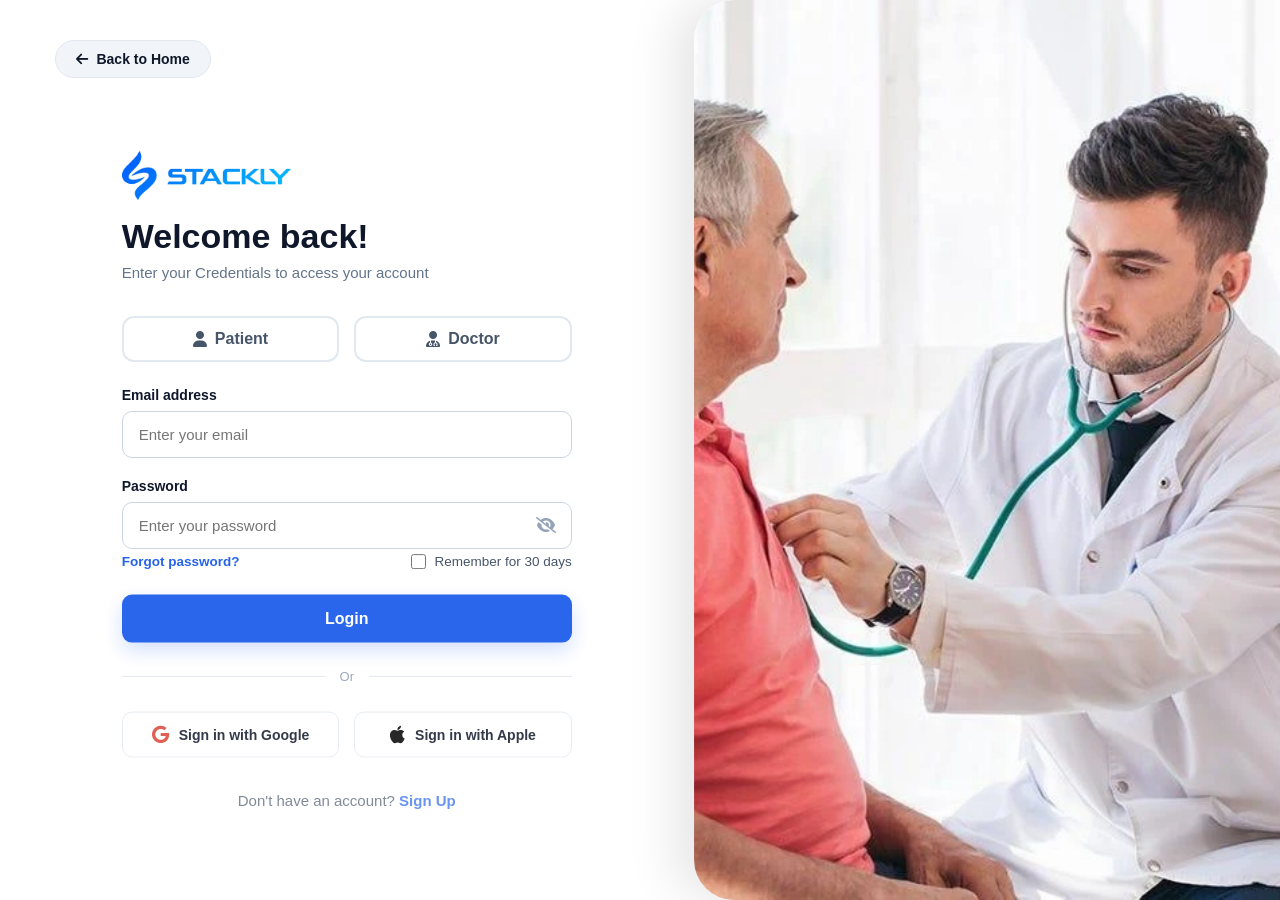
<file: login.html>
<!DOCTYPE html>
<html lang="en">

<head>
    <meta charset="UTF-8">
    <meta name="viewport" content="width=device-width, initial-scale=1.0">
    <title>Stackly - Premium Login</title>


    <link rel="stylesheet" href="https://cdnjs.cloudflare.com/ajax/libs/font-awesome/6.4.0/css/all.min.css">
    <script src="https://cdnjs.cloudflare.com/ajax/libs/gsap/3.12.2/gsap.min.js"></script>

    <style>
        * {
            margin: 0;
            padding: 0;
            box-sizing: border-box;
            font-family: 'Segoe UI', Roboto, Helvetica, Arial, sans-serif;
        }

        body {
            background-color: #ffffff;
            color: #0f172a;
            overflow-x: hidden;
        }

        .login-container {
            display: flex;
            min-height: 100vh;
            width: 100%;
        }


        .login-left {
            flex: 1;
            display: flex;
            flex-direction: column;
            padding: 40px 8%;
            position: relative;
            background-color: #ffffff;
            justify-content: center;
        }


        .back-home-btn {
            position: absolute;
            top: 40px;
            left: 8%;
            display: inline-flex;
            align-items: center;
            gap: 8px;
            color: #0f172a;
            background-color: #f1f5f9;
            padding: 10px 20px;
            border-radius: 50px;
            text-decoration: none;
            font-weight: 600;
            font-size: 14px;
            border: 1px solid #e2e8f0;
            transition: all 0.4s cubic-bezier(0.25, 1, 0.5, 1);
            z-index: 10;
        }

        .back-home-btn:hover {
            background-color: #2563eb;
            color: #ffffff;
            border-color: #2563eb;
            box-shadow: 0 10px 25px rgba(37, 99, 235, 0.3);
            transform: translateY(-4px);

        }


        .login-form-wrapper {
            max-width: 450px;
            width: 100%;
            margin: 0 auto;
            margin-top: 50px;
            z-index: 5;
        }

        .brand-logo {
            display: flex;
            align-items: center;
            gap: 10px;
            font-size: 28px;
            font-weight: 800;
            color: #0f172a;
            margin-bottom: 10px;
        }

        .brand-logo img {
            width: 170px;
        }

        .login-form-wrapper h1 {
            font-size: 34px;
            font-weight: 700;
            margin-bottom: 8px;
        }

        .login-form-wrapper p {
            color: #64748b;
            font-size: 15px;
            margin-bottom: 35px;
        }


        .role-selection {
            display: flex;
            gap: 15px;
            margin-bottom: 25px;
        }

        .role-option {
            flex: 1;
            position: relative;
        }

        .role-option input {
            display: none;
        }

        .role-label {
            display: flex;
            justify-content: center;
            align-items: center;
            gap: 8px;
            padding: 12px;
            border: 2px solid #e2e8f0;
            border-radius: 12px;
            font-weight: 600;
            color: #475569;
            cursor: pointer;
            transition: all 0.4s cubic-bezier(0.25, 1, 0.5, 1);
        }


        .role-label:hover {
            border-color: #93c5fd;
            background-color: #f8fafc;
            transform: translateY(-2px);
            box-shadow: 0 5px 15px rgba(0, 0, 0, 0.05);
        }

        .role-option input:checked+.role-label {
            border-color: #2563eb;
            background-color: #eff6ff;
            color: #2563eb;
            transform: translateY(-2px);
            box-shadow: 0 8px 20px rgba(37, 99, 235, 0.15);
        }

        #roleError {
            color: #ef4444;
            font-size: 13px;
            display: none;
            margin-top: -15px;
            margin-bottom: 15px;
        }


        .input-group {
            margin-bottom: 20px;
            position: relative;
        }

        .input-header {
            display: flex;
            justify-content: space-between;
            align-items: center;
            margin-bottom: 8px;
        }

        .input-header label {
            font-size: 14px;
            font-weight: 600;
            color: #0f172a;
        }

        .input-wrapper {
            position: relative;
        }

        .input-wrapper input {
            width: 100%;
            padding: 14px 16px;
            border: 1px solid #cbd5e1;
            border-radius: 10px;
            font-size: 15px;
            color: #0f172a;
            transition: all 0.3s ease;
            outline: none;
        }

        .input-wrapper input[type="password"]::-ms-reveal,
        .input-wrapper input[type="password"]::-ms-clear {
            display: none;
        }

        .eye-icon {
            position: absolute;
            right: 16px;
            top: 50%;
            transform: translateY(-50%);
            color: #94a3b8;
            cursor: pointer;
            font-size: 16px;
            transition: color 0.3s ease;
        }

        .eye-icon:hover {
            color: #2563eb;
        }

        .input-wrapper input:focus {
            border-color: #3b82f6;
            box-shadow: 0 0 0 4px rgba(59, 130, 246, 0.1);
        }

        .input-wrapper input.error-field {
            border-color: #ef4444 !important;
        }

        .input-wrapper input.success-field {
            border-color: #10b981 !important;
        }

        .error-msg {
            font-size: 13px;
            color: #ef4444;
            display: none;
            margin-top: 5px;
            font-weight: 500;
        }


        .password-options {
            display: flex;
            justify-content: space-between;
            align-items: center;
            margin-bottom: 25px;
            margin-top: -5px;
        }

        .forgot-link {
            font-size: 13.5px;
            color: #2563eb;
            text-decoration: none;
            font-weight: 600;
            transition: all 0.3s ease;
        }

        .forgot-link:hover {
            color: #1d4ed8;
            text-decoration: underline;
        }

        .remember-group {
            display: flex;
            align-items: center;
            gap: 8px;
        }

        .remember-group input {
            width: 15px;
            height: 15px;
            cursor: pointer;
        }

        .remember-group label {
            font-size: 13.5px;
            color: #475569;
            cursor: pointer;
            font-weight: 500;
            transition: color 0.3s ease;
        }

        .remember-group:hover label {
            color: #0f172a;
        }


        .btn-login {
            width: 100%;
            padding: 15px;
            background-color: #2563eb;
            color: #ffffff;
            border: none;
            border-radius: 10px;
            font-size: 16px;
            font-weight: 600;
            cursor: pointer;
            transition: all 0.4s cubic-bezier(0.25, 1, 0.5, 1);

            box-shadow: 0 8px 20px rgba(37, 99, 235, 0.2);
            position: relative;
            z-index: 5;
        }

        .btn-login:hover {
            background-color: #1d4ed8;
            transform: translateY(-4px);

            box-shadow: 0 15px 35px rgba(37, 99, 235, 0.4);

        }

        .divider {
            display: flex;
            align-items: center;
            text-align: center;
            margin: 25px 0;
            color: #94a3b8;
            font-size: 13px;
        }

        .divider::before,
        .divider::after {
            content: '';
            flex: 1;
            border-bottom: 1px solid #e2e8f0;
        }

        .divider span {
            padding: 0 15px;
        }


        .social-login {
            display: flex;
            gap: 15px;
            margin-bottom: 30px;
        }

        .btn-social {
            flex: 1;
            display: flex;
            justify-content: center;
            align-items: center;
            gap: 10px;
            padding: 12px;
            border: 1px solid #e2e8f0;
            border-radius: 10px;
            background: #ffffff;
            color: #0f172a;
            font-size: 14px;
            font-weight: 600;
            cursor: pointer;
            text-decoration: none;
            transition: all 0.4s cubic-bezier(0.25, 1, 0.5, 1);

        }


        .google-icon {
            color: #DB4437;
            font-size: 18px;
            transition: color 0.4s ease;
        }

        .apple-icon {
            color: #000000;
            font-size: 20px;
            transition: color 0.4s ease;
        }


        .btn-social:hover {
            background-color: #2563eb;

            color: #ffffff;

            border-color: #2563eb;
            transform: translateY(-4px);

            box-shadow: 0 15px 30px rgba(37, 99, 235, 0.3);

        }


        .btn-social:hover .google-icon,
        .btn-social:hover .apple-icon {
            color: #ffffff;
        }

        .signup-link {
            text-align: center;
            font-size: 15px;
            color: #475569;
        }

        .signup-link a {
            color: #2563eb;
            font-weight: 600;
            text-decoration: none;
            transition: all 0.3s ease;
        }

        .signup-link a:hover {
            color: #1d4ed8;
            text-decoration: underline;
        }


        .login-right {
            flex: 1.2;
            position: relative;
            border-radius: 40px 0 0 40px;
            overflow: hidden;
            box-shadow: -20px 0 50px rgba(0, 0, 0, 0.1);
        }

        .login-right img {
            width: 100%;
            height: 100%;
            object-fit: cover;
            position: absolute;
            inset: 0;
        }

        .toast-msg {
            position: fixed;
            bottom: 30px;
            left: 50%;
            transform: translateX(-50%) translateY(100px);
            background-color: #10b981;
            color: #ffffff;
            padding: 15px 30px;
            border-radius: 50px;
            font-weight: 600;
            box-shadow: 0 15px 30px rgba(16, 185, 129, 0.3);
            display: flex;
            align-items: center;
            gap: 10px;
            opacity: 0;
            transition: all 0.4s ease;
            z-index: 1000;
        }

        .toast-msg.show {
            transform: translateX(-50%) translateY(0);
            opacity: 1;
        }

        @media (max-width: 992px) {
            .login-right {
                display: none;
            }

            .login-left {
                padding: 30px 5%;
            }
        }

        @media (max-width: 576px) {
            .login-form-wrapper h1 {
                font-size: 28px;
            }

            .role-selection {
                flex-direction: column;
                gap: 10px;
            }

            .social-login {
                flex-direction: column;
            }

            .back-home-btn {
                top: 20px;
                left: 5%;
            }

            .login-form-wrapper {
                margin-top: 60px;
            }

            .password-options {
                flex-direction: column-reverse;
                align-items: flex-start;
                gap: 15px;
            }
        }
    </style>
</head>

<body>

    <div class="login-container">


        <div class="login-left">
            <a href="index.html" class="back-home-btn anim-item"><i class="fas fa-arrow-left"></i> Back to Home</a>

            <div class="login-form-wrapper">

                <div class="brand-logo anim-item">
                    <a href="index.html"><img src="./asset/logo_bule.webp" alt="logo"></a>
                </div>

                <h1 class="anim-item">Welcome back!</h1>
                <p class="anim-item">Enter your Credentials to access your account</p>

                <form id="loginForm" novalidate>


                    <div class="role-selection anim-item">
                        <div class="role-option">
                            <input type="radio" name="userRole" id="rolePatient" value="patient">
                            <label for="rolePatient" class="role-label"><i class="fas fa-user"></i> Patient</label>
                        </div>
                        <div class="role-option">
                            <input type="radio" name="userRole" id="roleDoctor" value="doctor">
                            <label for="roleDoctor" class="role-label"><i class="fas fa-user-md"></i> Doctor</label>
                        </div>
                    </div>
                    <div id="roleError">Please select your role.</div>


                    <div class="input-group anim-item">
                        <div class="input-header"><label>Email address</label></div>
                        <div class="input-wrapper">
                            <input type="email" id="loginEmail" placeholder="Enter your email">
                        </div>
                        <div class="error-msg" id="emailError">Please enter a valid email.</div>
                    </div>


                    <div class="input-group anim-item" style="margin-bottom: 10px;">
                        <div class="input-header"><label>Password</label></div>
                        <div class="input-wrapper">
                            <input type="password" id="loginPassword" placeholder="Enter your password">
                            <i class="fas fa-eye-slash eye-icon" id="togglePassword"></i>
                        </div>
                        <div class="error-msg" id="passwordError">Password must be at least 6 characters.</div>
                    </div>


                    <div class="password-options anim-item">
                        <a href="404page.html" class="forgot-link">Forgot password?</a>
                        <div class="remember-group">
                            <input type="checkbox" id="rememberMe">
                            <label for="rememberMe">Remember for 30 days</label>
                        </div>
                    </div>


                    <div class="anim-item">
                        <button type="submit" class="btn-login">Login</button>
                    </div>

                    <div class="divider anim-item"><span>Or</span></div>


                    <div class="social-login anim-item">
                        <button type="button" onclick="window.location.href='404page.html'" class="btn-social">
                            <i class="fab fa-google google-icon"></i> Sign in with Google
                        </button>
                        <button type="button" onclick="window.location.href='404page.html'" class="btn-social">
                            <i class="fab fa-apple apple-icon"></i> Sign in with Apple
                        </button>
                    </div>

                    <div class="signup-link anim-item">
                        Don't have an account? <a href="signup.html">Sign Up</a>
                    </div>
                </form>
            </div>
        </div>


        <div class="login-right">
            <img src="./asset/q10.webp" alt="Medical Professional">
        </div>

    </div>


    <div class="toast-msg" id="loginToast">
        <i class="fas fa-check-circle"></i> Login Successful! Redirecting...
    </div>

    <script>
        document.addEventListener("DOMContentLoaded", () => {

            gsap.from(".anim-item", { y: 30, opacity: 0, duration: 0.8, stagger: 0.1, ease: "power3.out" });
            gsap.from(".login-right", { x: 100, opacity: 0, duration: 1.2, ease: "power3.out", delay: 0.2 });

            const togglePassword = document.getElementById("togglePassword");
            const passwordInput = document.getElementById("loginPassword");

            togglePassword.addEventListener("click", function () {
                const type = passwordInput.getAttribute("type") === "password" ? "text" : "password";
                passwordInput.setAttribute("type", type);
                this.classList.toggle("fa-eye");
                this.classList.toggle("fa-eye-slash");
            });

            const form = document.getElementById("loginForm");
            const emailInput = document.getElementById("loginEmail");
            const roles = document.getElementsByName("userRole");
            const toast = document.getElementById("loginToast");

            function validateInput(input, isValid, errorId) {
                const errorEl = document.getElementById(errorId);
                if (input.value.trim() === "") {
                    input.classList.remove("error-field", "success-field");
                    errorEl.style.display = "none";
                } else if (isValid) {
                    input.classList.remove("error-field");
                    input.classList.add("success-field");
                    errorEl.style.display = "none";
                } else {
                    input.classList.remove("success-field");
                    input.classList.add("error-field");
                    errorEl.style.display = "block";
                }
                return isValid;
            }

            emailInput.addEventListener("input", function () {
                validateInput(this, /^[^\s@]+@[^\s@]+\.[^\s@]+$/.test(this.value.trim()), "emailError");
            });

            passwordInput.addEventListener("input", function () {
                validateInput(this, this.value.trim().length >= 6, "passwordError");
            });

            roles.forEach(role => {
                role.addEventListener("change", () => document.getElementById("roleError").style.display = "none");
            });

            form.addEventListener("submit", function (e) {
                e.preventDefault();
                let isFormValid = true;

                let selectedRole = null;
                roles.forEach(r => { if (r.checked) selectedRole = r.value; });
                if (!selectedRole) { document.getElementById("roleError").style.display = "block"; isFormValid = false; }

                const isEmailValid = validateInput(emailInput, /^[^\s@]+@[^\s@]+\.[^\s@]+$/.test(emailInput.value.trim()), "emailError");
                if (emailInput.value.trim() === "") { emailInput.classList.add("error-field"); document.getElementById("emailError").style.display = "block"; }
                isFormValid = isFormValid && isEmailValid && emailInput.value.trim() !== "";

                const isPassValid = validateInput(passwordInput, passwordInput.value.trim().length >= 6, "passwordError");
                if (passwordInput.value.trim() === "") { passwordInput.classList.add("error-field"); document.getElementById("passwordError").style.display = "block"; }
                isFormValid = isFormValid && isPassValid && passwordInput.value.trim() !== "";

                if (isFormValid) {





                    localStorage.setItem('userEmail', emailInput.value.trim());

                    toast.classList.add("show");
                    setTimeout(() => {
                        window.location.href = selectedRole === "doctor" ? "doctor-dashboard.html" : "patient-dashboard.html";
                    }, 2000);
                }
            });
        });
    </script>
</body>

</html>
</file>
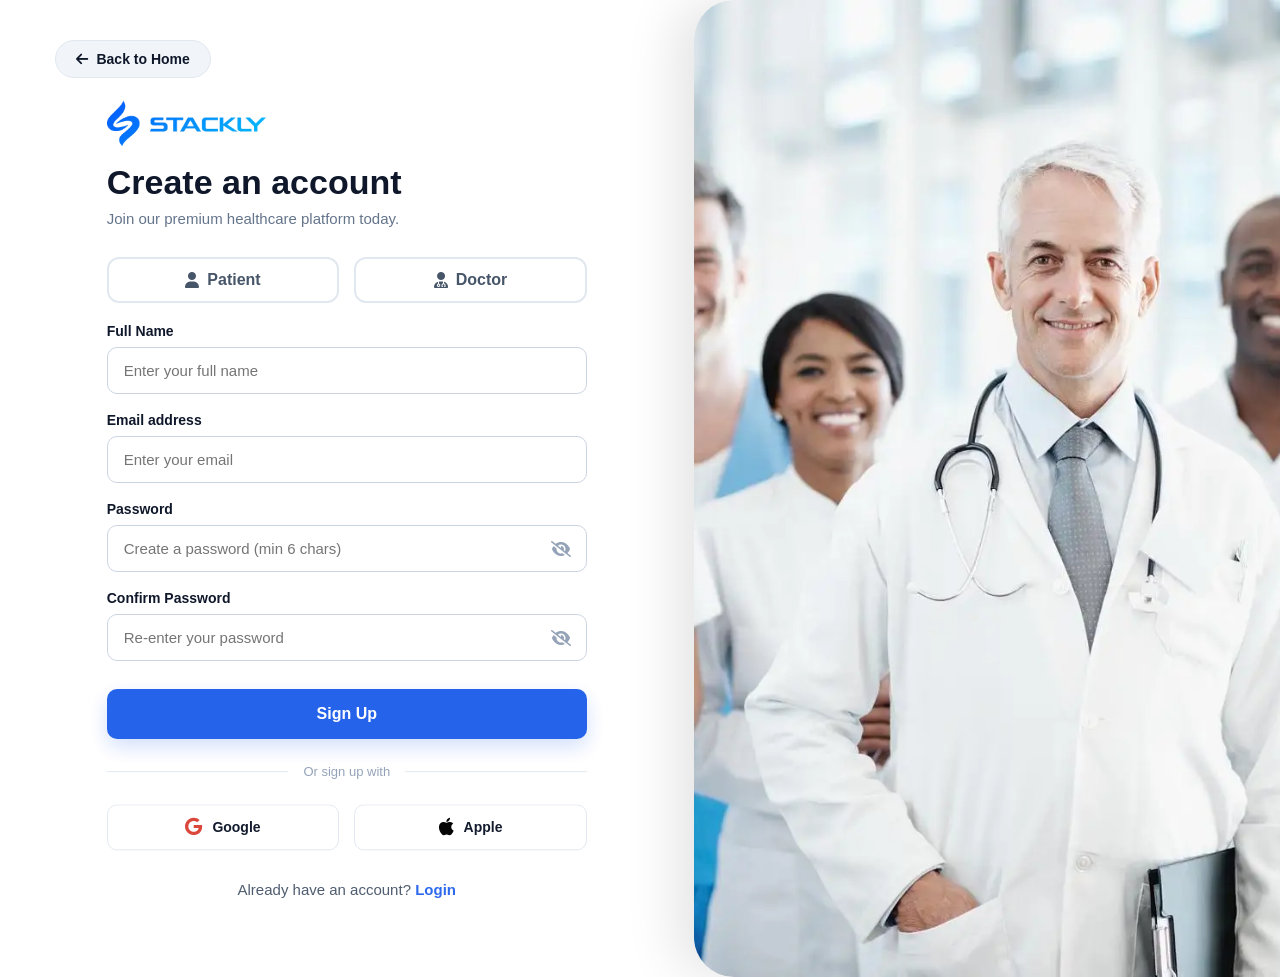
<file: signup.html>
<!DOCTYPE html>
<html lang="en">

<head>
    <meta charset="UTF-8">
    <meta name="viewport" content="width=device-width, initial-scale=1.0">
    <title>Stackly - Premium Sign Up</title>


    <link rel="stylesheet" href="https://cdnjs.cloudflare.com/ajax/libs/font-awesome/6.4.0/css/all.min.css">
    <script src="https://cdnjs.cloudflare.com/ajax/libs/gsap/3.12.2/gsap.min.js"></script>

    <style>
        * {
            margin: 0;
            padding: 0;
            box-sizing: border-box;
            font-family: 'Segoe UI', Roboto, Helvetica, Arial, sans-serif;
        }

        body {
            background-color: #ffffff;
            color: #0f172a;
            overflow-x: hidden;
        }

        .signup-container {
            display: flex;
            min-height: 100vh;
            width: 100%;
        }


        .signup-left {
            flex: 1;
            display: flex;
            flex-direction: column;
            padding: 40px 8%;
            position: relative;
            background-color: #ffffff;
            justify-content: center;
        }


        .back-home-btn {
            position: absolute;
            top: 40px;
            left: 8%;
            display: inline-flex;
            align-items: center;
            gap: 8px;
            color: #0f172a;
            background-color: #f1f5f9;
            padding: 10px 20px;
            border-radius: 50px;

            text-decoration: none;
            font-weight: 600;
            font-size: 14px;
            border: 1px solid #e2e8f0;
            transition: all 0.4s cubic-bezier(0.25, 1, 0.5, 1);
            z-index: 10;
        }

        .back-home-btn:hover {
            background-color: #2563eb;
            color: #ffffff;
            border-color: #2563eb;
            box-shadow: 0 10px 25px rgba(37, 99, 235, 0.3);
            transform: translateY(-4px);
        }


        .signup-form-wrapper {
            max-width: 480px;
            width: 100%;
            margin: 0 auto;
            margin-top: 60px;
            z-index: 5;
            padding-bottom: 40px;
        }


        .brand-logo {
            display: flex;
            align-items: center;
            gap: 10px;
            font-size: 28px;
            font-weight: 800;
            color: #0f172a;
            margin-bottom: 10px;
        }

        .brand-logo img {
            width: 160px;
        }

        .signup-form-wrapper h1 {
            font-size: 34px;
            font-weight: 700;
            margin-bottom: 8px;
        }

        .signup-form-wrapper p {
            color: #64748b;
            font-size: 15px;
            margin-bottom: 30px;
        }


        .role-selection {
            display: flex;
            gap: 15px;
            margin-bottom: 20px;
        }

        .role-option {
            flex: 1;
            position: relative;
        }

        .role-option input {
            display: none;
        }

        .role-label {
            display: flex;
            justify-content: center;
            align-items: center;
            gap: 8px;
            padding: 12px;
            border: 2px solid #e2e8f0;
            border-radius: 12px;
            font-weight: 600;
            color: #475569;
            cursor: pointer;
            transition: all 0.4s cubic-bezier(0.25, 1, 0.5, 1);
        }

        .role-label:hover {
            border-color: #93c5fd;
            background-color: #f8fafc;
            transform: translateY(-2px);
            box-shadow: 0 5px 15px rgba(0, 0, 0, 0.05);
        }

        .role-option input:checked+.role-label {
            border-color: #2563eb;
            background-color: #eff6ff;
            color: #2563eb;
            transform: translateY(-2px);
            box-shadow: 0 8px 20px rgba(37, 99, 235, 0.15);
        }

        #roleError {
            color: #ef4444;
            font-size: 13px;
            display: none;
            margin-top: -15px;
            margin-bottom: 15px;
        }


        .input-group {
            margin-bottom: 18px;
            position: relative;
        }

        .input-header {
            display: flex;
            justify-content: space-between;
            align-items: center;
            margin-bottom: 8px;
        }

        .input-header label {
            font-size: 14px;
            font-weight: 600;
            color: #0f172a;
        }

        .input-wrapper {
            position: relative;
        }

        .input-wrapper input {
            width: 100%;
            padding: 14px 16px;
            border: 1px solid #cbd5e1;
            border-radius: 10px;
            font-size: 15px;
            color: #0f172a;
            transition: all 0.3s ease;
            outline: none;
        }


        .input-wrapper input[type="password"]::-ms-reveal,
        .input-wrapper input[type="password"]::-ms-clear {
            display: none;
        }


        .eye-icon {
            position: absolute;
            right: 16px;
            top: 50%;
            transform: translateY(-50%);
            color: #94a3b8;
            cursor: pointer;
            font-size: 16px;
            transition: color 0.3s ease;
        }

        .eye-icon:hover {
            color: #2563eb;
        }


        .input-wrapper input:focus {
            border-color: #3b82f6;
            box-shadow: 0 0 0 4px rgba(59, 130, 246, 0.1);
        }

        .input-wrapper input.error-field {
            border-color: #ef4444 !important;
        }

        .input-wrapper input.success-field {
            border-color: #10b981 !important;
        }

        .error-msg {
            font-size: 13px;
            color: #ef4444;
            display: none;
            margin-top: 5px;
            font-weight: 500;
        }


        .btn-signup {
            width: 100%;
            padding: 16px;
            margin-top: 10px;
            background-color: #2563eb;
            color: #ffffff;
            border: none;
            border-radius: 10px;
            font-size: 16px;
            font-weight: 700;
            cursor: pointer;
            transition: all 0.4s cubic-bezier(0.25, 1, 0.5, 1);
            box-shadow: 0 8px 20px rgba(37, 99, 235, 0.2);
            position: relative;
            z-index: 5;
        }

        .btn-signup:hover {
            background-color: #1d4ed8;
            transform: translateY(-4px);
            box-shadow: 0 15px 35px rgba(37, 99, 235, 0.4);
        }

        .divider {
            display: flex;
            align-items: center;
            text-align: center;
            margin: 25px 0;
            color: #94a3b8;
            font-size: 13px;
        }

        .divider::before,
        .divider::after {
            content: '';
            flex: 1;
            border-bottom: 1px solid #e2e8f0;
        }

        .divider span {
            padding: 0 15px;
        }


        .social-login {
            display: flex;
            gap: 15px;
            margin-bottom: 30px;
        }

        .btn-social {
            flex: 1;
            display: flex;
            justify-content: center;
            align-items: center;
            gap: 10px;
            padding: 12px;
            border: 1px solid #e2e8f0;
            border-radius: 10px;
            background: #ffffff;
            color: #0f172a;
            font-size: 14px;
            font-weight: 600;
            cursor: pointer;
            text-decoration: none;
            transition: all 0.4s cubic-bezier(0.25, 1, 0.5, 1);
        }

        .google-icon {
            color: #DB4437;
            font-size: 18px;
            transition: color 0.4s ease;
        }

        .apple-icon {
            color: #000000;
            font-size: 20px;
            transition: color 0.4s ease;
        }


        .btn-social:hover {
            background-color: #2563eb;
            color: #ffffff;
            border-color: #2563eb;
            transform: translateY(-4px);
            box-shadow: 0 15px 30px rgba(37, 99, 235, 0.3);
        }

        .btn-social:hover .google-icon,
        .btn-social:hover .apple-icon {
            color: #ffffff;
        }


        .login-link {
            text-align: center;
            font-size: 15px;
            color: #475569;
        }

        .login-link a {
            color: #2563eb;
            font-weight: 600;
            text-decoration: none;
            transition: all 0.3s ease;
        }

        .login-link a:hover {
            color: #1d4ed8;
            text-decoration: underline;
        }


        .signup-right {
            flex: 1.2;
            position: relative;
            border-radius: 40px 0 0 40px;
            overflow: hidden;
            box-shadow: -20px 0 50px rgba(0, 0, 0, 0.1);
        }

        .signup-right img {
            width: 100%;
            height: 100%;
            object-fit: cover;
            position: absolute;
            inset: 0;
        }


        .toast-msg {
            position: fixed;
            bottom: 30px;
            left: 50%;
            transform: translateX(-50%) translateY(100px);
            background-color: #10b981;
            color: #ffffff;
            padding: 15px 30px;
            border-radius: 50px;
            font-weight: 600;
            box-shadow: 0 15px 30px rgba(16, 185, 129, 0.3);
            display: flex;
            align-items: center;
            gap: 10px;
            opacity: 0;
            transition: all 0.4s ease;
            z-index: 1000;
        }

        .toast-msg.show {
            transform: translateX(-50%) translateY(0);
            opacity: 1;
        }

        @media (max-width: 992px) {
            .signup-right {
                display: none;
            }


            .signup-left {
                padding: 30px 5%;
            }
        }

        @media (max-width: 576px) {
            .signup-form-wrapper h1 {
                font-size: 28px;
            }

            .role-selection {
                flex-direction: column;
                gap: 10px;
            }

            .social-login {
                flex-direction: column;
            }

            .back-home-btn {
                top: 20px;
                left: 5%;
            }

            .signup-form-wrapper {
                margin-top: 50px;
            }
        }
    </style>
</head>

<body>

    <div class="signup-container">


        <div class="signup-left">
            <a href="index.html" class="back-home-btn anim-item"><i class="fas fa-arrow-left"></i> Back to Home</a>

            <div class="signup-form-wrapper">

                <div class="brand-logo anim-item">
                    <a href="index.html"><img src="./asset/logo_bule.webp" alt="logo"></a>
                </div>

                <h1 class="anim-item">Create an account</h1>
                <p class="anim-item">Join our premium healthcare platform today.</p>

                <form id="signupForm" novalidate>


                    <div class="role-selection anim-item">
                        <div class="role-option">
                            <input type="radio" name="userRole" id="rolePatient" value="patient">
                            <label for="rolePatient" class="role-label"><i class="fas fa-user"></i> Patient</label>
                        </div>
                        <div class="role-option">
                            <input type="radio" name="userRole" id="roleDoctor" value="doctor">
                            <label for="roleDoctor" class="role-label"><i class="fas fa-user-md"></i> Doctor</label>
                        </div>
                    </div>
                    <div id="roleError">Please select your role.</div>


                    <div class="input-group anim-item">
                        <div class="input-header"><label>Full Name</label></div>
                        <div class="input-wrapper">
                            <input type="text" id="signupName" placeholder="Enter your full name">
                        </div>
                        <div class="error-msg" id="nameError">Only letters, spaces, hyphens and apostrophes allowed.
                        </div>
                    </div>


                    <div class="input-group anim-item">
                        <div class="input-header"><label>Email address</label></div>
                        <div class="input-wrapper">
                            <input type="email" id="signupEmail" placeholder="Enter your email">
                        </div>
                        <div class="error-msg" id="emailError">Please enter a valid email address.</div>
                    </div>


                    <div class="input-group anim-item">
                        <div class="input-header"><label>Password</label></div>
                        <div class="input-wrapper">
                            <input type="password" id="signupPassword" placeholder="Create a password (min 6 chars)">
                            <i class="fas fa-eye-slash eye-icon" id="togglePassword"></i>
                        </div>
                        <div class="error-msg" id="passwordError">Password must be at least 6 characters.</div>
                    </div>


                    <div class="input-group anim-item">
                        <div class="input-header"><label>Confirm Password</label></div>
                        <div class="input-wrapper">
                            <input type="password" id="signupConfirmPassword" placeholder="Re-enter your password">
                            <i class="fas fa-eye-slash eye-icon" id="toggleConfirmPassword"></i>
                        </div>
                        <div class="error-msg" id="confirmPasswordError">Passwords do not match.</div>
                    </div>


                    <div class="anim-item">
                        <button type="submit" class="btn-signup">Sign Up</button>
                    </div>

                    <div class="divider anim-item"><span>Or sign up with</span></div>


                    <div class="social-login anim-item">
                        <button onclick="window.location.href='404page.html'" type="button" class="btn-social">
                            <i class="fab fa-google google-icon"></i> Google
                        </button>
                        <button onclick="window.location.href='404page.html'" type="button" class="btn-social">
                            <i class="fab fa-apple apple-icon"></i> Apple
                        </button>
                    </div>


                    <div class="login-link anim-item">
                        Already have an account? <a href="login.html">Login</a>
                    </div>
                </form>
            </div>
        </div>


        <div class="signup-right">
            <img src="./asset/q6.webp" alt="Medical Professional">
        </div>

    </div>


    <div class="toast-msg" id="signupToast">
        <i class="fas fa-check-circle"></i> Successfully Signed Up! Redirecting to Login...
    </div>

    <script>
        document.addEventListener("DOMContentLoaded", () => {


            gsap.from(".anim-item", { y: 25, opacity: 0, duration: 0.8, stagger: 0.08, ease: "power3.out" });
            gsap.from(".signup-right", { x: 100, opacity: 0, duration: 1.2, ease: "power3.out", delay: 0.2 });


            document.getElementById("togglePassword").addEventListener("click", function () {
                const input = document.getElementById("signupPassword");
                const type = input.getAttribute("type") === "password" ? "text" : "password";
                input.setAttribute("type", type);
                this.classList.toggle("fa-eye");
                this.classList.toggle("fa-eye-slash");
            });


            document.getElementById("toggleConfirmPassword").addEventListener("click", function () {
                const input = document.getElementById("signupConfirmPassword");
                const type = input.getAttribute("type") === "password" ? "text" : "password";
                input.setAttribute("type", type);
                this.classList.toggle("fa-eye");
                this.classList.toggle("fa-eye-slash");
            });


            const form = document.getElementById("signupForm");
            const nameInput = document.getElementById("signupName");
            const emailInput = document.getElementById("signupEmail");
            const passInput = document.getElementById("signupPassword");
            const confPassInput = document.getElementById("signupConfirmPassword");
            const roles = document.getElementsByName("userRole");
            const toast = document.getElementById("signupToast");


            function validateInput(input, isValid, errorId) {
                const errorEl = document.getElementById(errorId);
                if (input.value.trim() === "") {
                    input.classList.remove("error-field", "success-field");
                    errorEl.style.display = "none";
                } else if (isValid) {
                    input.classList.remove("error-field");
                    input.classList.add("success-field");
                    errorEl.style.display = "none";
                } else {
                    input.classList.remove("success-field");
                    input.classList.add("error-field");
                    errorEl.style.display = "block";
                }
                return isValid;
            }


            nameInput.addEventListener("input", function () {

                const regex = /^[A-Za-z\s\-\']+$/;
                validateInput(this, regex.test(this.value.trim()), "nameError");
            });

            emailInput.addEventListener("input", function () {
                const regex = /^[^\s@]+@[^\s@]+\.[^\s@]+$/;
                validateInput(this, regex.test(this.value.trim()), "emailError");
            });

            passInput.addEventListener("input", function () {
                validateInput(this, this.value.trim().length >= 6, "passwordError");

                if (confPassInput.value.trim() !== "") {
                    validateInput(confPassInput, confPassInput.value === this.value, "confirmPasswordError");
                }
            });

            confPassInput.addEventListener("input", function () {
                validateInput(this, this.value === passInput.value && this.value.trim() !== "", "confirmPasswordError");
            });

            roles.forEach(role => {
                role.addEventListener("change", () => document.getElementById("roleError").style.display = "none");
            });


            form.addEventListener("submit", function (e) {
                e.preventDefault();
                let isFormValid = true;


                let selectedRole = null;
                roles.forEach(r => { if (r.checked) selectedRole = r.value; });
                if (!selectedRole) { document.getElementById("roleError").style.display = "block"; isFormValid = false; }


                const isNameValid = validateInput(nameInput, /^[A-Za-z\s\-\']+$/.test(nameInput.value.trim()), "nameError");
                if (nameInput.value.trim() === "") { nameInput.classList.add("error-field"); document.getElementById("nameError").style.display = "block"; }
                isFormValid = isFormValid && isNameValid && nameInput.value.trim() !== "";


                const isEmailValid = validateInput(emailInput, /^[^\s@]+@[^\s@]+\.[^\s@]+$/.test(emailInput.value.trim()), "emailError");
                if (emailInput.value.trim() === "") { emailInput.classList.add("error-field"); document.getElementById("emailError").style.display = "block"; }
                isFormValid = isFormValid && isEmailValid && emailInput.value.trim() !== "";


                const isPassValid = validateInput(passInput, passInput.value.trim().length >= 6, "passwordError");
                if (passInput.value.trim() === "") { passInput.classList.add("error-field"); document.getElementById("passwordError").style.display = "block"; }
                isFormValid = isFormValid && isPassValid && passInput.value.trim() !== "";


                const isConfPassValid = validateInput(confPassInput, confPassInput.value === passInput.value && confPassInput.value.trim() !== "", "confirmPasswordError");
                if (confPassInput.value.trim() === "") { confPassInput.classList.add("error-field"); document.getElementById("confirmPasswordError").style.display = "block"; }
                isFormValid = isFormValid && isConfPassValid && confPassInput.value.trim() !== "";


                if (isFormValid) {
                    toast.classList.add("show");


                    setTimeout(() => {
                        window.location.href = "login.html";
                    }, 2000);
                }
            });
        });
    </script>
</body>

</html>
</file>
